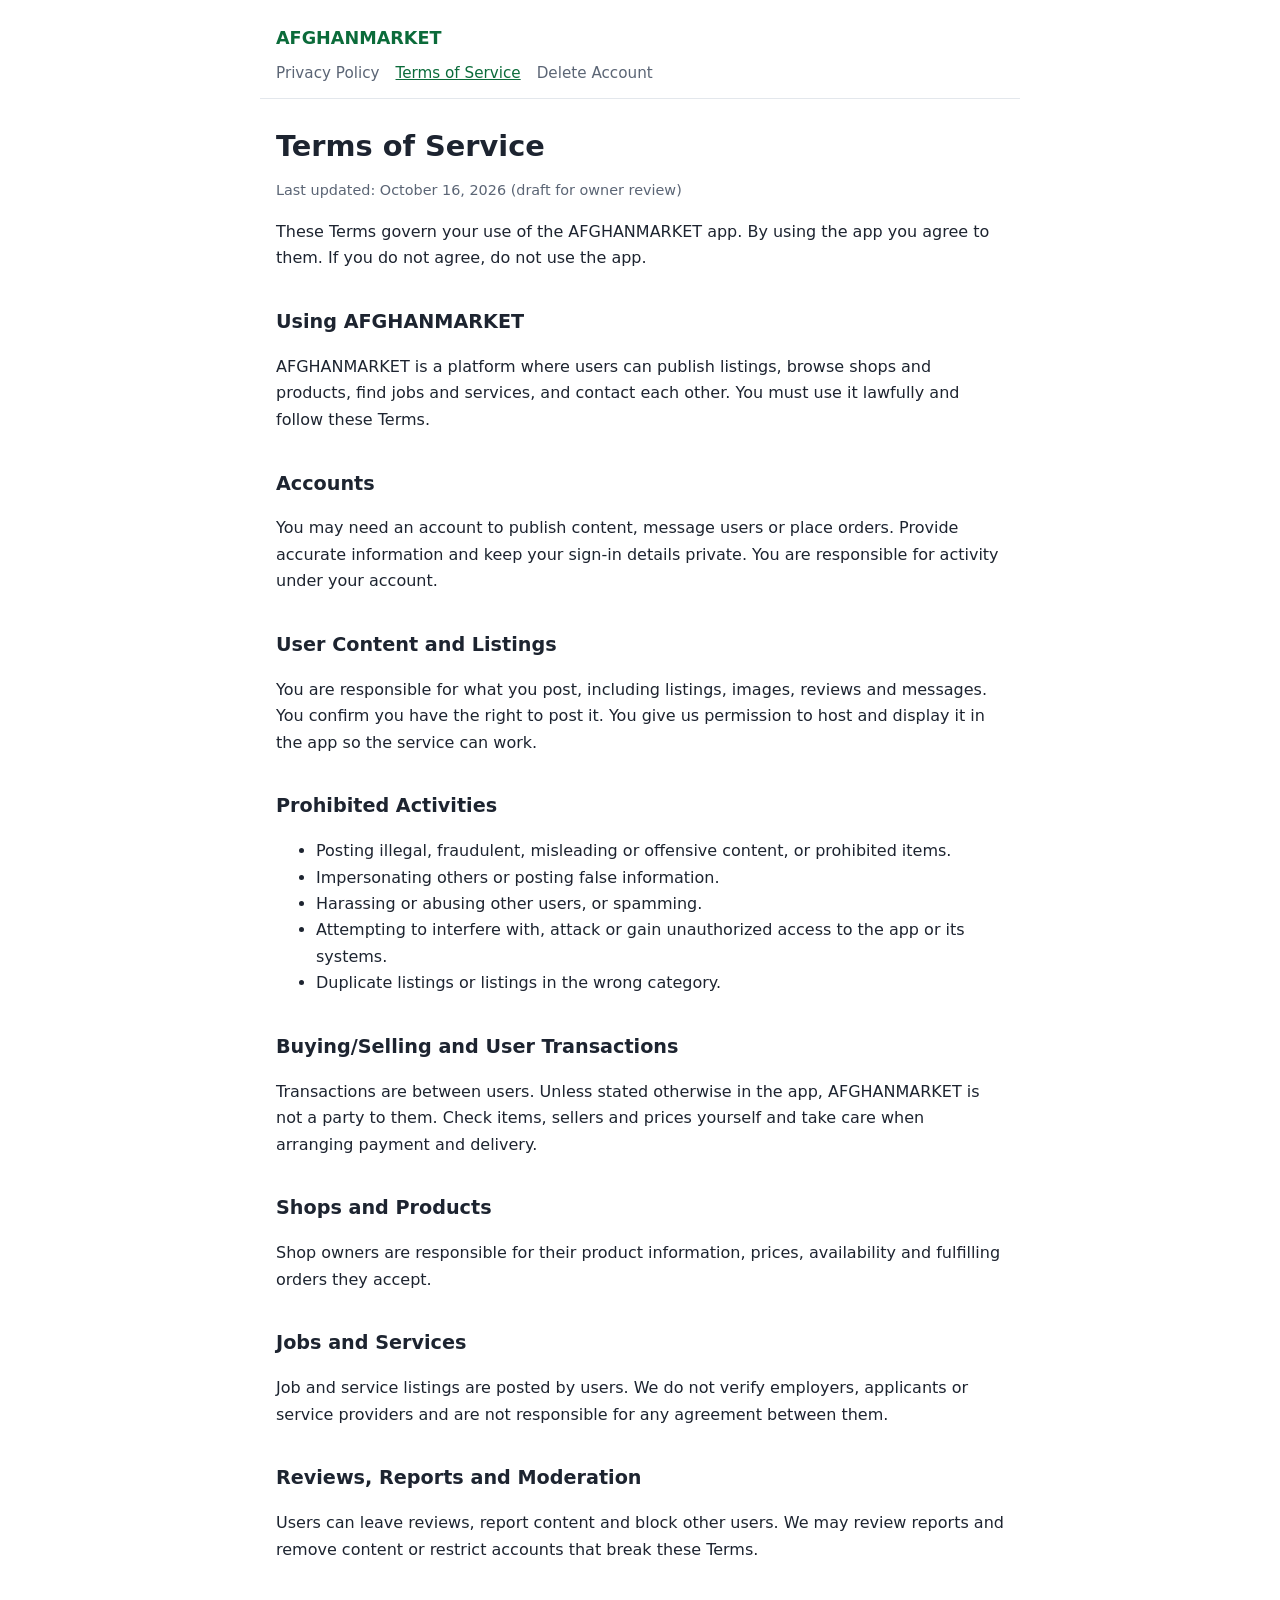
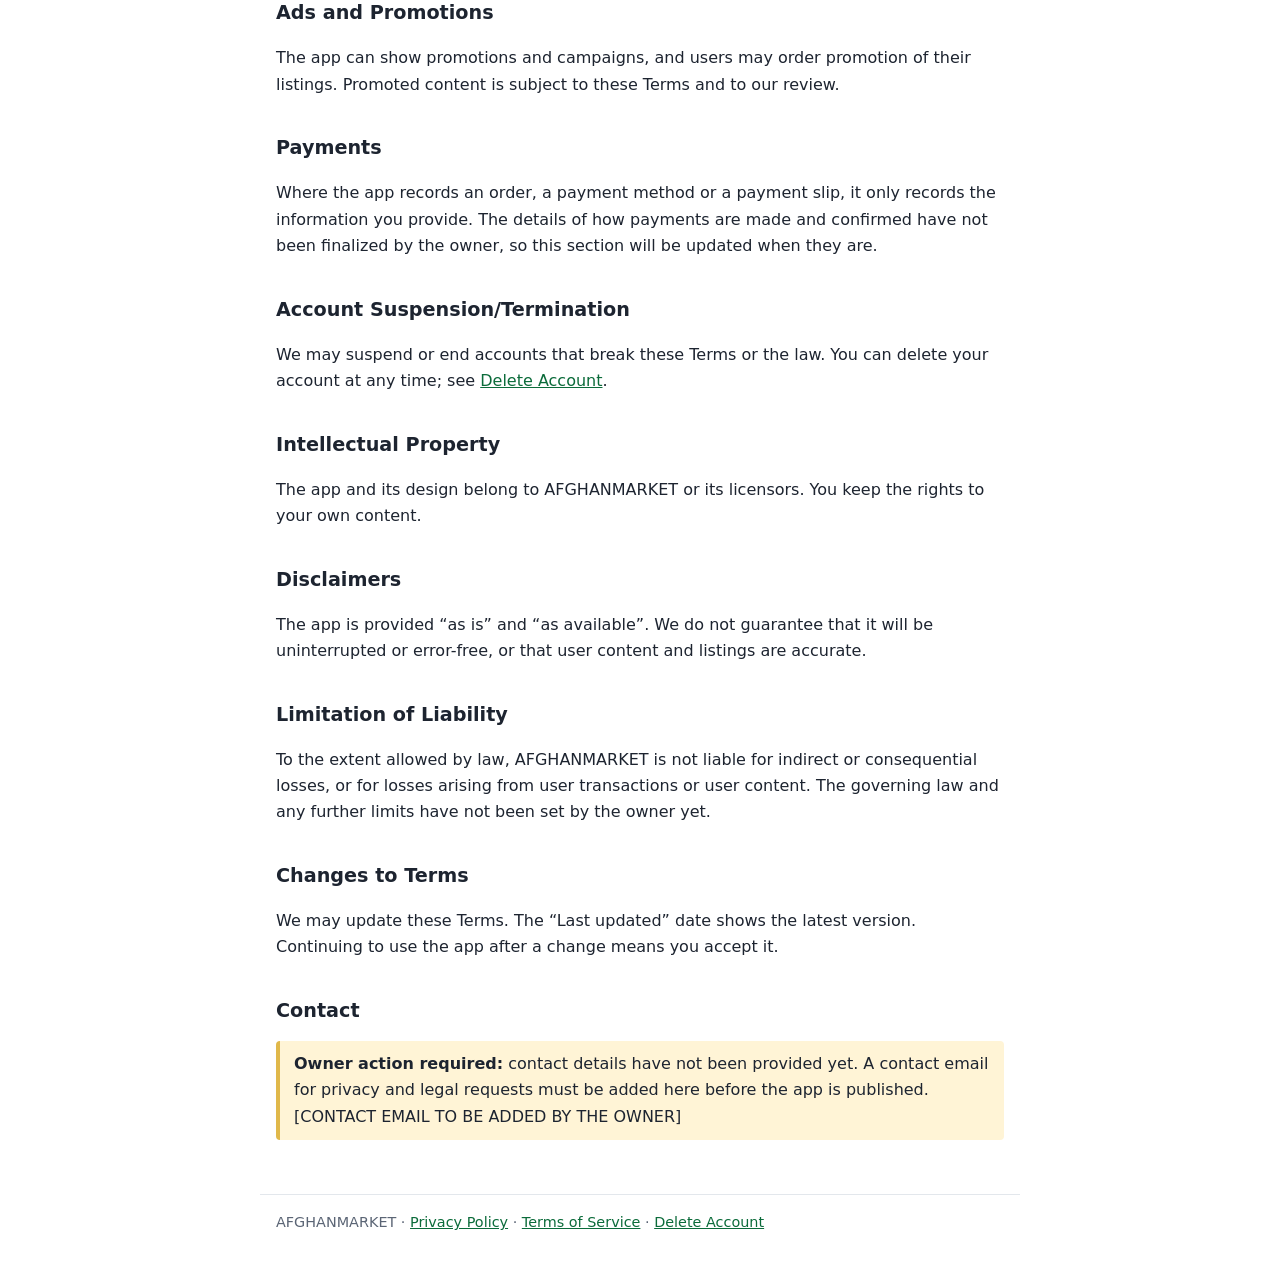
<file: index.html>
<!doctype html>
<html lang="en">
<head>
<meta charset="utf-8">
<meta name="viewport" content="width=device-width, initial-scale=1">
<title>Terms of Service – AFGHANMARKET</title>
<meta name="description" content="Terms of Service for the AFGHANMARKET app.">
<link rel="stylesheet" href="../styles.css">
</head>
<body>
<header><a class="brand" href="../">AFGHANMARKET</a><nav><a href="../privacy/">Privacy Policy</a><a href="../terms/" aria-current="page">Terms of Service</a><a href="../delete-account/">Delete Account</a></nav></header>
<main>
<h1>Terms of Service</h1>
<p class="meta">Last updated: October 16, 2026 (draft for owner review)</p>
<p>These Terms govern your use of the AFGHANMARKET app. By using the app you agree to them. If you do not agree, do not use the app.</p>

<h2>Using AFGHANMARKET</h2>
<p>AFGHANMARKET is a platform where users can publish listings, browse shops and products, find jobs and services, and contact each other. You must use it lawfully and follow these Terms.</p>

<h2>Accounts</h2>
<p>You may need an account to publish content, message users or place orders. Provide accurate information and keep your sign-in details private. You are responsible for activity under your account.</p>

<h2>User Content and Listings</h2>
<p>You are responsible for what you post, including listings, images, reviews and messages. You confirm you have the right to post it. You give us permission to host and display it in the app so the service can work.</p>

<h2>Prohibited Activities</h2>
<ul>
<li>Posting illegal, fraudulent, misleading or offensive content, or prohibited items.</li>
<li>Impersonating others or posting false information.</li>
<li>Harassing or abusing other users, or spamming.</li>
<li>Attempting to interfere with, attack or gain unauthorized access to the app or its systems.</li>
<li>Duplicate listings or listings in the wrong category.</li>
</ul>

<h2>Buying/Selling and User Transactions</h2>
<p>Transactions are between users. Unless stated otherwise in the app, AFGHANMARKET is not a party to them. Check items, sellers and prices yourself and take care when arranging payment and delivery.</p>

<h2>Shops and Products</h2>
<p>Shop owners are responsible for their product information, prices, availability and fulfilling orders they accept.</p>

<h2>Jobs and Services</h2>
<p>Job and service listings are posted by users. We do not verify employers, applicants or service providers and are not responsible for any agreement between them.</p>

<h2>Reviews, Reports and Moderation</h2>
<p>Users can leave reviews, report content and block other users. We may review reports and remove content or restrict accounts that break these Terms.</p>

<h2>Ads and Promotions</h2>
<p>The app can show promotions and campaigns, and users may order promotion of their listings. Promoted content is subject to these Terms and to our review.</p>

<h2>Payments</h2>
<p>Where the app records an order, a payment method or a payment slip, it only records the information you provide. The details of how payments are made and confirmed have not been finalized by the owner, so this section will be updated when they are.</p>

<h2>Account Suspension/Termination</h2>
<p>We may suspend or end accounts that break these Terms or the law. You can delete your account at any time; see <a href="../delete-account/">Delete Account</a>.</p>

<h2>Intellectual Property</h2>
<p>The app and its design belong to AFGHANMARKET or its licensors. You keep the rights to your own content.</p>

<h2>Disclaimers</h2>
<p>The app is provided &ldquo;as is&rdquo; and &ldquo;as available&rdquo;. We do not guarantee that it will be uninterrupted or error-free, or that user content and listings are accurate.</p>

<h2>Limitation of Liability</h2>
<p>To the extent allowed by law, AFGHANMARKET is not liable for indirect or consequential losses, or for losses arising from user transactions or user content. The governing law and any further limits have not been set by the owner yet.</p>

<h2>Changes to Terms</h2>
<p>We may update these Terms. The &ldquo;Last updated&rdquo; date shows the latest version. Continuing to use the app after a change means you accept it.</p>

<h2>Contact</h2>
<p class="todo"><strong>Owner action required:</strong> contact details have not been provided yet. A contact email for privacy and legal requests must be added here before the app is published. [CONTACT EMAIL TO BE ADDED BY THE OWNER]</p>
</main>
<footer>AFGHANMARKET &middot; <a href="../privacy/">Privacy Policy</a> &middot; <a href="../terms/">Terms of Service</a> &middot; <a href="../delete-account/">Delete Account</a></footer>
</body>
</html>
</file>
<file: styles.css>
:root{--bg:#fff;--fg:#1d2430;--muted:#5b6575;--accent:#0b6b3a;--line:#e3e7ec;--todo:#fff4d6;--todo-line:#e0b84a}
@media (prefers-color-scheme:dark){:root{--bg:#12161c;--fg:#e8ecf1;--muted:#9aa5b4;--accent:#5fd08f;--line:#2a313b;--todo:#3a3118;--todo-line:#a8842b}}
*{box-sizing:border-box}
body{margin:0;background:var(--bg);color:var(--fg);font:16px/1.65 system-ui,-apple-system,"Segoe UI",Roboto,sans-serif}
header,main,footer{max-width:760px;margin:0 auto;padding:0 16px}
header{padding-top:24px;padding-bottom:12px;border-bottom:1px solid var(--line)}
header a.brand{font-weight:700;font-size:1.1rem;color:var(--accent);text-decoration:none}
nav{margin-top:8px;display:flex;flex-wrap:wrap;gap:4px 16px;font-size:.95rem}
nav a{color:var(--muted);text-decoration:none}nav a:hover,nav a[aria-current]{color:var(--accent);text-decoration:underline}
main{padding-top:24px;padding-bottom:40px}
h1{font-size:1.8rem;line-height:1.25;margin:.2em 0 .3em}
h2{font-size:1.2rem;margin:1.8em 0 .4em}
p,li{overflow-wrap:anywhere}
a{color:var(--accent)}
.meta{color:var(--muted);font-size:.9rem}
.todo{background:var(--todo);border-left:4px solid var(--todo-line);padding:10px 14px;margin:14px 0;border-radius:4px}
.cards{display:grid;gap:12px;margin-top:20px}
.cards a{display:block;border:1px solid var(--line);border-radius:10px;padding:16px;text-decoration:none;color:var(--fg)}
.cards a strong{display:block;color:var(--accent)}
footer{border-top:1px solid var(--line);padding-top:16px;padding-bottom:32px;color:var(--muted);font-size:.9rem}
</file>
